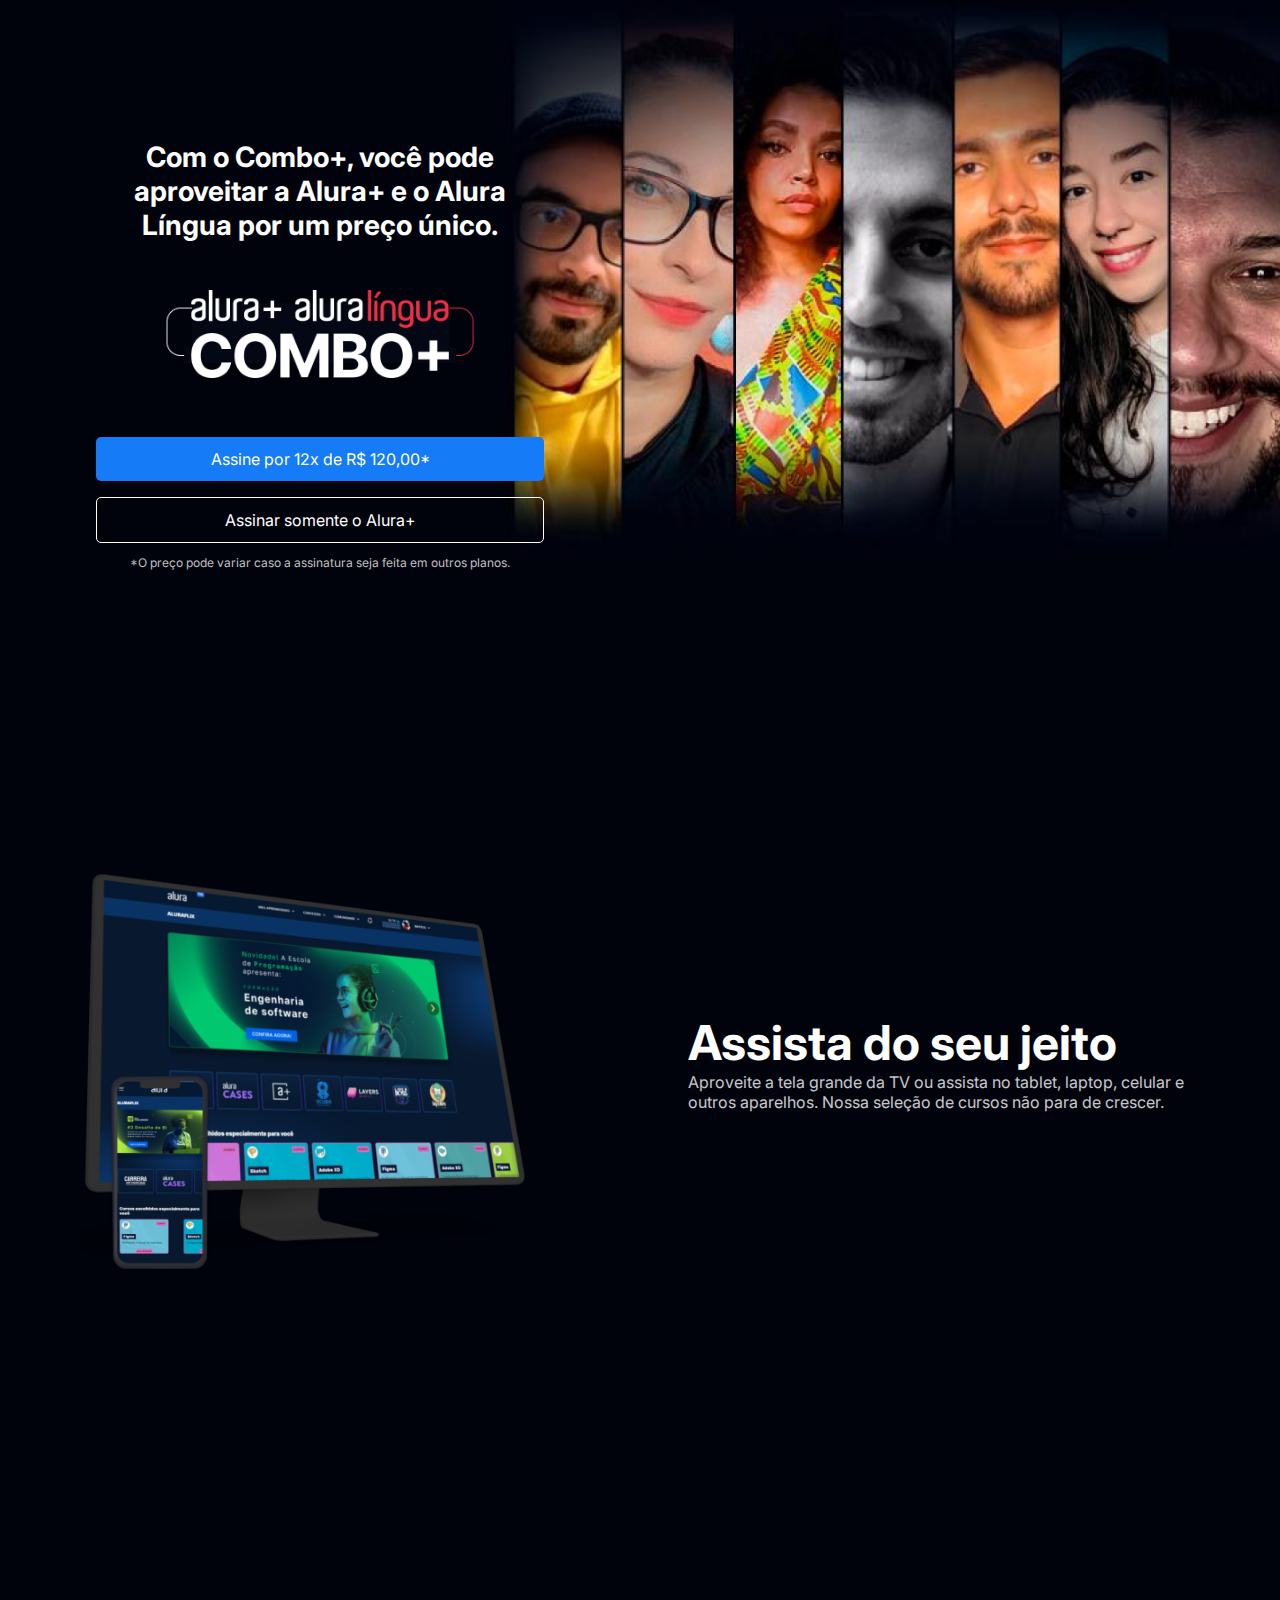
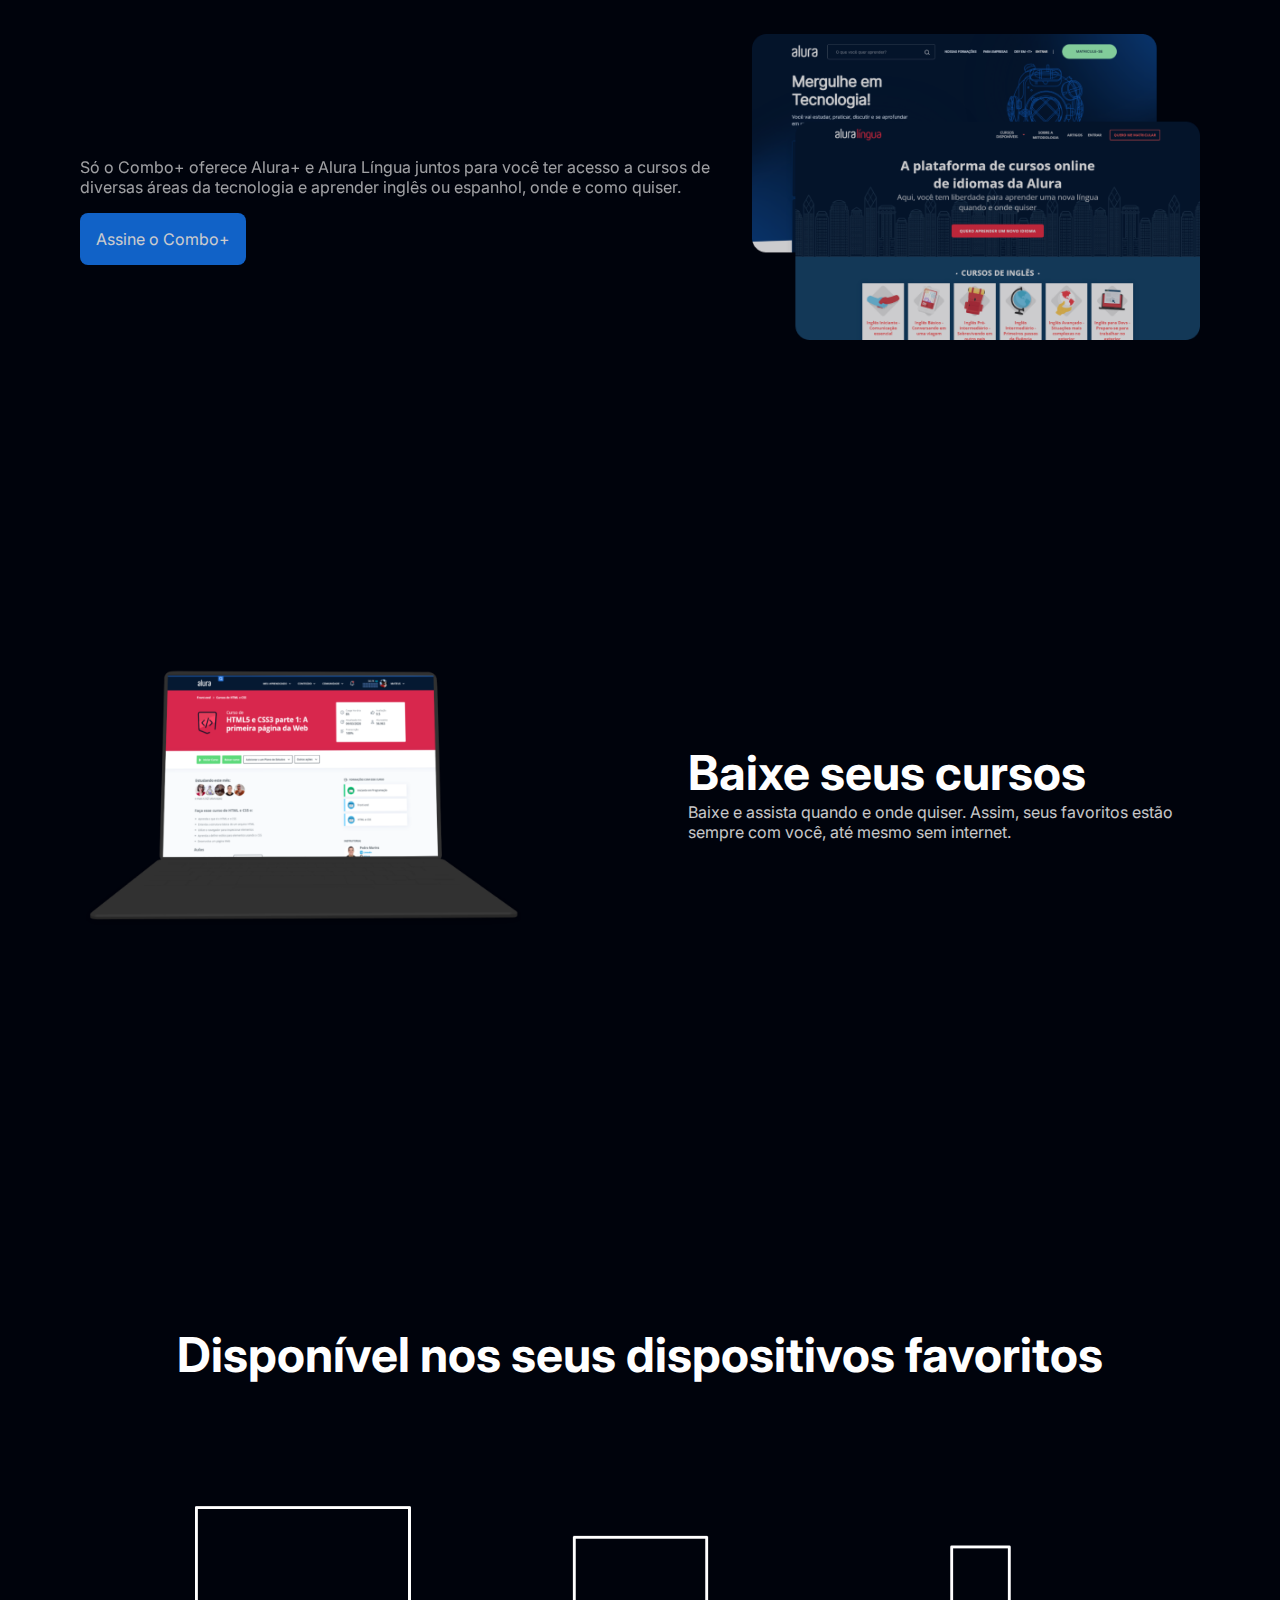
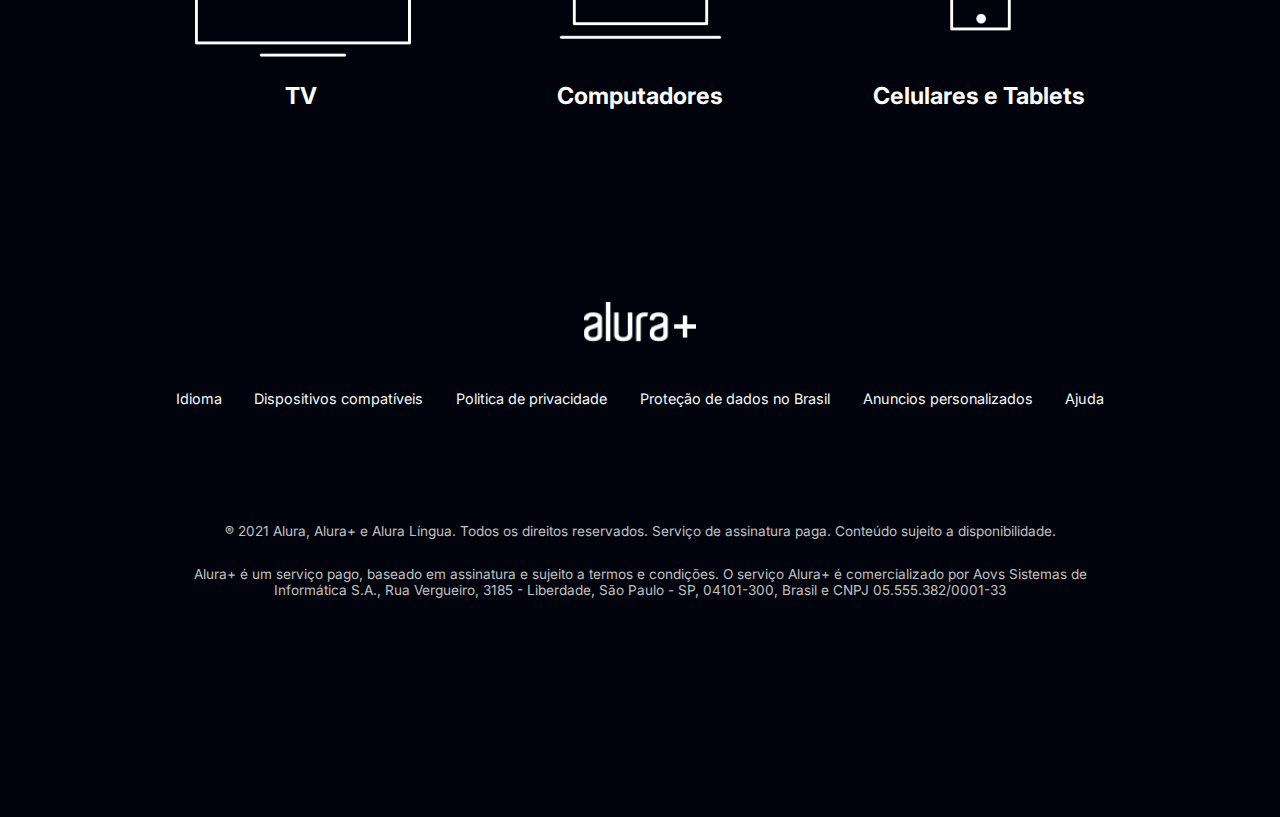
<file: index.html>
<!DOCTYPE html>
<html lang="en">

<head>
    <meta charset="UTF-8">
    <meta http-equiv="X-UA-Compatible" content="IE=edge">
    <meta name="viewport" content="width=device-width, initial-scale=1.0">
    <title>Alura Plus</title>
    <link rel="stylesheet" href="styles/style.css">
</head>

<body>
    <section class="inicio">
        <div class="textos_e_botao_inicio">
            <h1 class="texto_inicio">Com o Combo+, você pode aproveitar a Alura+ e o Alura Língua por um preço único.
            </h1>
            <img class="combo_alura_inicio" src="img/Combo.png" alt="Combo Alura">
            <a class="botao_azul_inicio" href="https://www.alura.com.br/planos-cursos-online?gclid=Cj0KCQjw4NujBhC5ARIsAF4Iv6cZ_JZ_3Sl_fjvpLtRVijpQyLqHVCKJ8xVznm6ceAmUsyCx93-RvioaAi4WEALw_wcB">Assine
                por 12x de R$ 120,00*</a>
            <a class="botao_fundo_transparente" href="https://www.alura.com.br/">Assinar somente o Alura+</a>
            <p class="inicio_aviso">*O preço pode variar caso a assinatura seja feita em outros planos.</p>
        </div>
    </section>
    <section class="segunda_pagina">
        <img class="segunda_pagina_imagem" src="img/Pixel True Mockup 1.png" alt="">
        <div class="segunda_pagina_descricao">
            <h2>Assista do seu jeito</h2>
            <p>Aproveite a tela grande da TV ou assista no tablet, laptop, celular e outros aparelhos. Nossa seleção de cursos não para de crescer.</p>
        </div>
    </section>
    <section class="terceira_pagina">
        <img class="terceira_pagina_imagem" src="img/Telas.png" alt="">
        <div class="descricao_e_botao_terceira_pagina">
            <p class="terceira_pagina_descricao">Só o Combo+ oferece Alura+ e Alura Língua juntos para você ter acesso a cursos de diversas áreas da tecnologia e aprender inglês ou espanhol, onde e como quiser.</p>
            <a class="terceira_pagina_botao" href="https://www.alura.com.br/planos-cursos-online">Assine o Combo+</a>
        </div>
    </section>
    <section class="quarta_pagina">
        <img class="quarta_pagina_imagem" src="img/Notebook.png" alt="">
        <div class="quarta_pagina_descricao">
            <h2>Baixe seus cursos</h2>
            <p>Baixe e assista quando e onde quiser. Assim, seus favoritos estão sempre com você, até mesmo sem internet.
            </p>
        </div>
    </section>
    <section class="pagina_final">
        <h2 class="frase_em_cima_final">Disponível nos seus dispositivos favoritos</h2>
        <div class="aparelhos">
            <ul>
                <li class="lista">
                    <img src="img/tv.png" alt="">
                    <h3>TV</h3>
                </li>
            </ul>
            <ul>
                <li class="lista">
                    <img src="img/computador.png" alt="">
                    <h3>Computadores</h3>
                </li>
            </ul>
            <ul>
                <li class="lista">
                    <img src="img/celular.png" alt="">
                    <h3>Celulares e Tablets</h3>
                </li>
            </ul>
        </div>
    </section>

    <footer class="rodape">
        <img src="img/Logo.png" alt="Logo da Alura" class="logo">
        <section class="informacoes_rodape">
            <ul class="lista_final_termos">
                <li class="lista_termos"><a href="#">Idioma</a></li>
                <li class="lista_termos"><a href="#">Dispositivos compatíveis</a></li>
                <li class="lista_termos"><a href="#">Politica de privacidade</a></li>
                <li class="lista_termos"><a href="#">Proteção de dados no Brasil</a></li>
                <li class="lista_termos"><a href="#">Anuncios personalizados</a></li>
                <li class="lista_termos"><a href="#">Ajuda</a></li>
            </ul>
        </section>
        <div class="textos_finais">
            <p class="texto_rodape">® 2021 Alura, Alura+ e Alura Língua. Todos os direitos reservados. Serviço de assinatura paga. Conteúdo sujeito a disponibilidade.</p>

            <p class="texto_rodape_final">Alura+ é um serviço pago, baseado em assinatura e sujeito a termos e condições. O serviço Alura+ é comercializado por Aovs Sistemas de Informática S.A., Rua Vergueiro, 3185 - Liberdade, São Paulo - SP, 04101-300, Brasil e CNPJ 05.555.382/0001-33</p>
        </div>

    </footer>
</body>

</html>
</file>
<file: styles/style.css>
@import url('https://fonts.googleapis.com/css2?family=Inter:wght@200;400&display=swap');

* {
    margin: 0;
    padding: 0;
}

:root {
    --cor-de-fundo: #00030C;
    --cor-principal: #FFFFFF;
    --cor-botao: #167BF7;
    --cinza-secundario: #C0C0C0;
    --branco-secundario: #F9F9F9;

    --fonte-principal: 'Inter', sans-serif;

}

body {
    display: grid;
    background-image: url(/img/Background.png);
    background-repeat: no-repeat;
    background-size: contain;
    background-color: var(--cor-de-fundo);
}

.inicio {
    display: grid;
    grid-template-columns: 50% 50%;
    align-items: center;
    text-align: center;
}

.texto_inicio {
    padding: 5em 0em 0em 0em;
    color: var(--cor-principal);
    font-family: var(--fonte-principal);
    font-size: 1.75rem;
    font-weight: 700;
    text-align: center;
}

.combo_alura_inicio {
    width: 70%;
    padding: 3em 0 3em 0;
}

.botao_azul_inicio {
    color: var(--cor-principal);
    display: block;
    border-radius: 5px;
    padding: 12px 90px 12px 90px;
    font-weight: 400;
    font-size: 1rem;
    font-family: var(--fonte-principal);
    background: var(--cor-botao);
    text-decoration: none;
    margin-bottom: 1em;
}

.botao_fundo_transparente {
    color: var(--cor-principal);
    display: block;
    background: transparent;
    border: 1px solid;
    border-color: var(--cor-principal);
    border-radius: 5px;
    padding: 12px 90px 12px 90px;
    font-weight: 400;
    font-size: 1rem;
    font-family: var(--fonte-principal);
    text-decoration: none;

}

.inicio_aviso {
    padding-top: 1em;
    color: var(--cinza-secundario);
    font-family: var(--fonte-principal);
    font-size: 0.75rem;

}

.textos_e_botao_inicio {

    margin: 0em 6em;

}

.segunda_pagina {
    margin: 0;
    display: flex;
    padding: 15em 5em;
    align-items: center;
    gap: 10em;
}

.segunda_pagina_imagem {
    width: 40%;
}

.segunda_pagina_descricao {
    color: var(--cor-principal);
    font-family: var(--fonte-principal);
    font-size: 2rem;
    font-weight: 700;
}

.segunda_pagina_descricao p {

    color: var(--branco-secundario);
    font-size: 1rem;
    opacity: 80%;
    font-weight: 400;
}

.terceira_pagina {
    padding: 5em 5em;
    flex-direction: row-reverse;
    display: flex;
    color: var(--branco-secundario);
    font-size: 1rem;
    opacity: 80%;
    font-weight: 400;
    align-items: center;
}

.terceira_pagina_imagem {
    width: 40%;
}

.terceira_pagina_descricao {

    margin: 2em 0em;
    font-family: var(--fonte-principal);
    color: var(--branco-secundario);
    font-size: 1rem;
    opacity: 80%;
    font-weight: 400;
}

.terceira_pagina_botao {

    margin: 25em 0em 0em 0em;
    font-family: var(--fonte-principal);
    border-radius: 8px;
    padding: 1rem;
    color: var(--cor-principal);
    background: var(--cor-botao);
    text-decoration: none;
    font-size: 1rem;
    opacity: 100%;

}

.quarta_pagina {
    margin: 0;
    display: flex;
    padding: 15em 5em;
    align-items: center;
    gap: 10em;
}

.quarta_pagina_imagem {
    width: 40%;
}

.quarta_pagina_descricao {
    color: var(--cor-principal);
    font-family: var(--fonte-principal);
    font-size: 2rem;
    font-weight: 700;
}

.quarta_pagina_descricao p {

    color: var(--branco-secundario);
    font-size: 1rem;
    opacity: 80%;
    font-weight: 400;
}

.pagina_final {
margin-top: 10em;
    display: flex;
    flex-direction: column;
    align-items: center;
}

.aparelhos {
    margin: 5em 0 0 0;
    font-family: var(--fonte-principal);
    font-size: 1.25rem;
    font-weight: 400;
    display: flex;
    color: var(--cor-principal);
    text-align: center;
}

.frase_em_cima_final {

    padding: 5em 0em em 0em;
    color: var(--cor-principal);
    font-family: var(--fonte-principal);
    font-size: 3rem;
    font-weight: 700;
}

.lista {
    list-style-type: none;
    
}


.rodape {
    gap: 3em 0;
    margin: 12em 0;
    display: flex;
    flex-direction: column;
    align-items: center;
    text-align: center;
}

.informacoes_rodape {
 
    color: var(--cor-principal);
    font-family:var(--fonte-principal);  
    font-size: 0.90rem;

}

.lista_final_termos
{
    text-decoration: none;
}

.lista_termos {
    
    display: inline-block;
    margin: 0em 1em;
    } 

.lista_termos a {
    text-decoration: none;
    color: var(--branco-secundario);
}

.logo {

width: 7em;
}

.texto_rodape {

    margin: 5em 0 0 0;
    font-size: 0.85rem;
    font-family: var(--fonte-principal);
    color: var(--cinza-secundario);

}

.texto_rodape_final {

    padding: 2em 0;
    margin: 0 13em;
    font-weight: 400;
    font-size: 0.85rem;
    font-family: var(--fonte-principal);
    color: var(--cinza-secundario);

}
</file>
